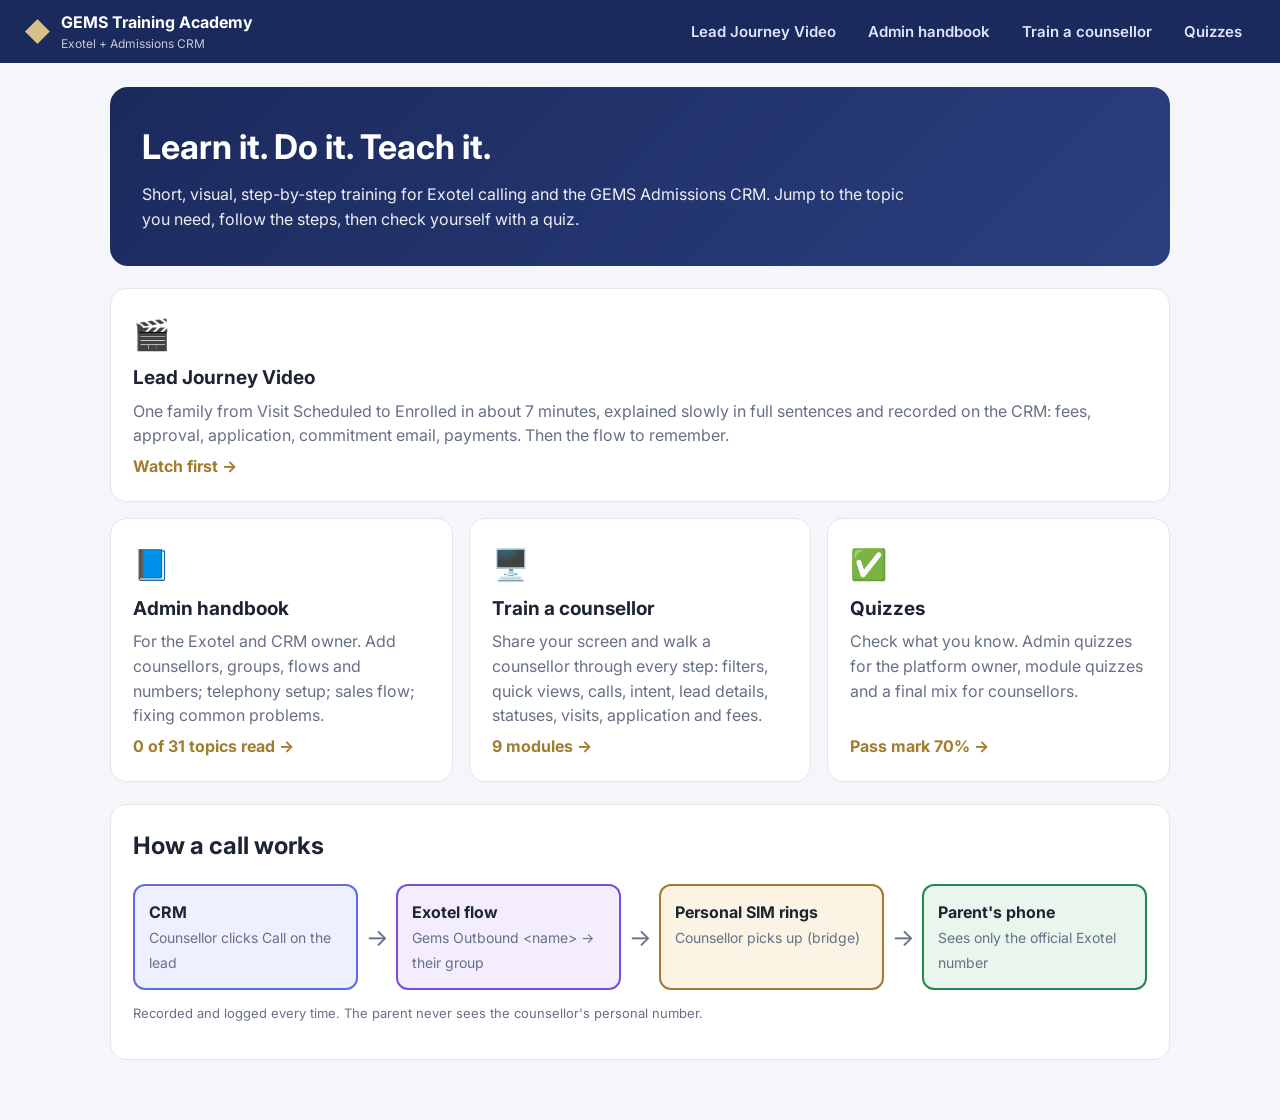
<file: index.html>
<!doctype html>
<html lang="en">
<head>
  <meta charset="utf-8">
  <meta name="viewport" content="width=device-width, initial-scale=1">
  <title>GEMS Training Academy</title>
  <meta name="description" content="Step-by-step training for Exotel and the GEMS Admissions CRM: admin handbook, counsellor training and quizzes.">
  <meta name="robots" content="noindex">
  <link rel="icon" type="image/png" href="assets/img/favicon-64.png">
<link rel="apple-touch-icon" href="assets/img/apple-touch-icon.png">
  <link rel="preconnect" href="https://fonts.googleapis.com">
  <link rel="preconnect" href="https://fonts.gstatic.com" crossorigin>
  <link href="https://fonts.googleapis.com/css2?family=Inter:wght@400;500;600;700;800&display=swap" rel="stylesheet">
  <link rel="stylesheet" href="assets/css/style.css?v=9">
</head>
<body>
  <div id="app"><p style="padding:40px;font-family:sans-serif">Loading…</p></div>
  <noscript><p style="padding:40px">Please turn on JavaScript.</p></noscript>
  <script src="assets/js/config.js?v=9"></script>
  <script src="assets/js/content.js?v=9"></script>
  <script src="assets/js/content-extra.js?v=9"></script>
  <script src="assets/js/admin.js?v=9"></script>
  <script src="assets/js/content-journey.js?v=9"></script>
  <script src="assets/js/videos.js?v=9"></script>
  <script src="assets/js/academy.js?v=9"></script>
</body>
</html>
</file>
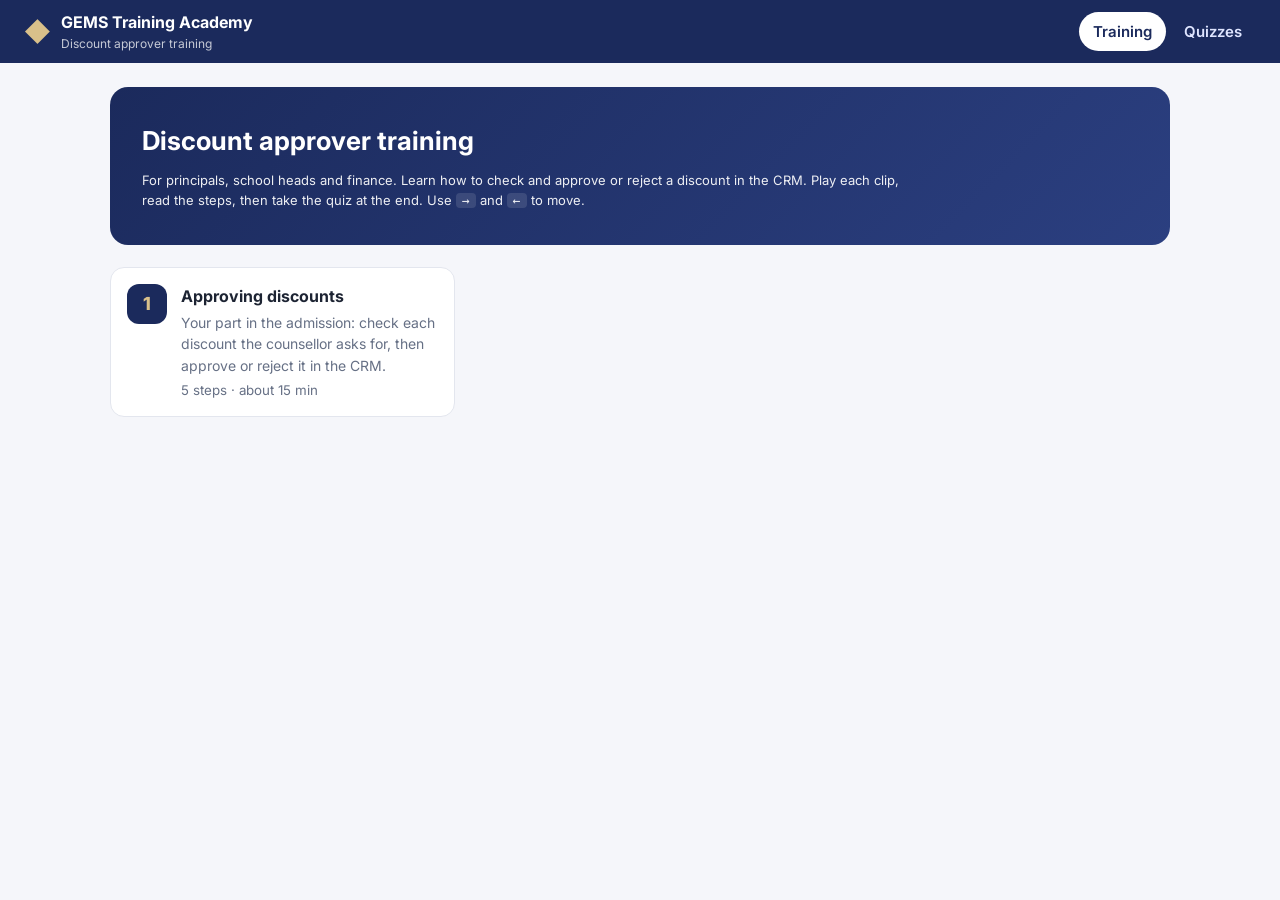
<file: approver.html>
<!doctype html>
<html lang="en">
<head>
  <meta charset="utf-8">
  <meta name="viewport" content="width=device-width, initial-scale=1">
  <title>GEMS Discount Approver Training</title>
  <meta name="description" content="How principals, school heads and finance approve discounts in the GEMS Admissions CRM, with a quiz.">
  <meta name="robots" content="noindex">
  <link rel="icon" type="image/png" href="assets/img/favicon-64.png">
<link rel="apple-touch-icon" href="assets/img/apple-touch-icon.png">
  <link rel="preconnect" href="https://fonts.googleapis.com">
  <link rel="preconnect" href="https://fonts.gstatic.com" crossorigin>
  <link href="https://fonts.googleapis.com/css2?family=Inter:wght@400;500;600;700;800&display=swap" rel="stylesheet">
  <link rel="stylesheet" href="assets/css/style.css?v=9">
</head>
<body>
  <div id="app"><p style="padding:40px;font-family:sans-serif">Loading…</p></div>
  <noscript><p style="padding:40px">Please turn on JavaScript.</p></noscript>
  <script>window.GTA_MODE = "approver";</script>
  <script src="assets/js/config.js?v=9"></script>
  <script src="assets/js/content.js?v=9"></script>
  <script src="assets/js/content-extra.js?v=9"></script>
  <script src="assets/js/admin.js?v=9"></script>
  <script src="assets/js/content-journey.js?v=9"></script>
  <script src="assets/js/content-approver.js?v=9"></script>
  <script src="assets/js/videos.js?v=9"></script>
  <script src="assets/js/academy.js?v=9"></script>
</body>
</html>
</file>
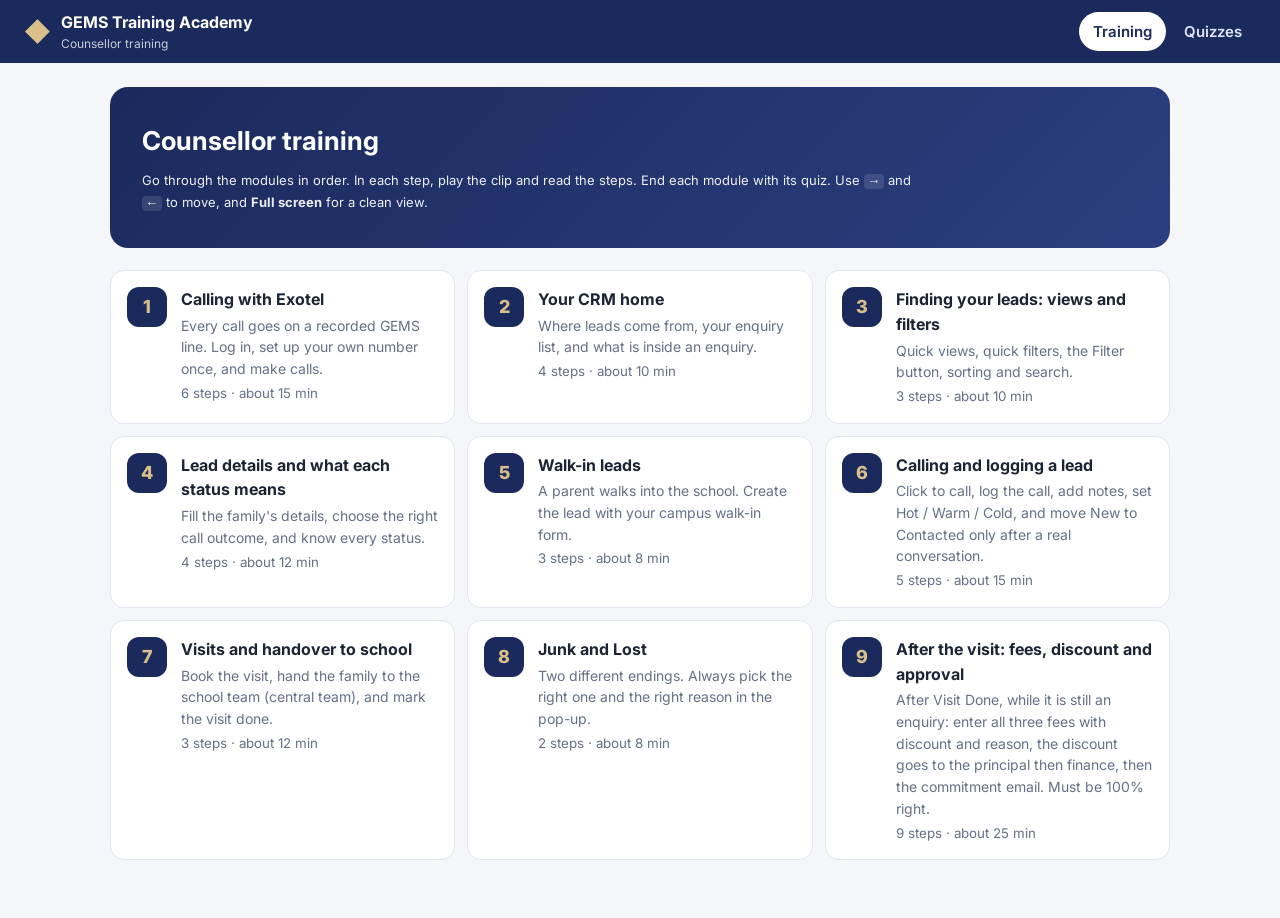
<file: counsellor.html>
<!doctype html>
<html lang="en">
<head>
  <meta charset="utf-8">
  <meta name="viewport" content="width=device-width, initial-scale=1">
  <title>GEMS Counsellor Training</title>
  <meta name="description" content="Step-by-step counsellor training for Exotel and the GEMS Admissions CRM, with quizzes.">
  <meta name="robots" content="noindex">
  <link rel="icon" type="image/png" href="assets/img/favicon-64.png">
<link rel="apple-touch-icon" href="assets/img/apple-touch-icon.png">
  <link rel="preconnect" href="https://fonts.googleapis.com">
  <link rel="preconnect" href="https://fonts.gstatic.com" crossorigin>
  <link href="https://fonts.googleapis.com/css2?family=Inter:wght@400;500;600;700;800&display=swap" rel="stylesheet">
  <link rel="stylesheet" href="assets/css/style.css?v=9">
</head>
<body>
  <div id="app"><p style="padding:40px;font-family:sans-serif">Loading…</p></div>
  <noscript><p style="padding:40px">Please turn on JavaScript.</p></noscript>
  <script>window.GTA_MODE = "counsellor";</script>
  <script src="assets/js/config.js?v=9"></script>
  <script src="assets/js/content.js?v=9"></script>
  <script src="assets/js/content-extra.js?v=9"></script>
  <script src="assets/js/admin.js?v=9"></script>
  <script src="assets/js/content-journey.js?v=9"></script>
  <script src="assets/js/videos.js?v=9"></script>
  <script src="assets/js/academy.js?v=9"></script>
</body>
</html>
</file>
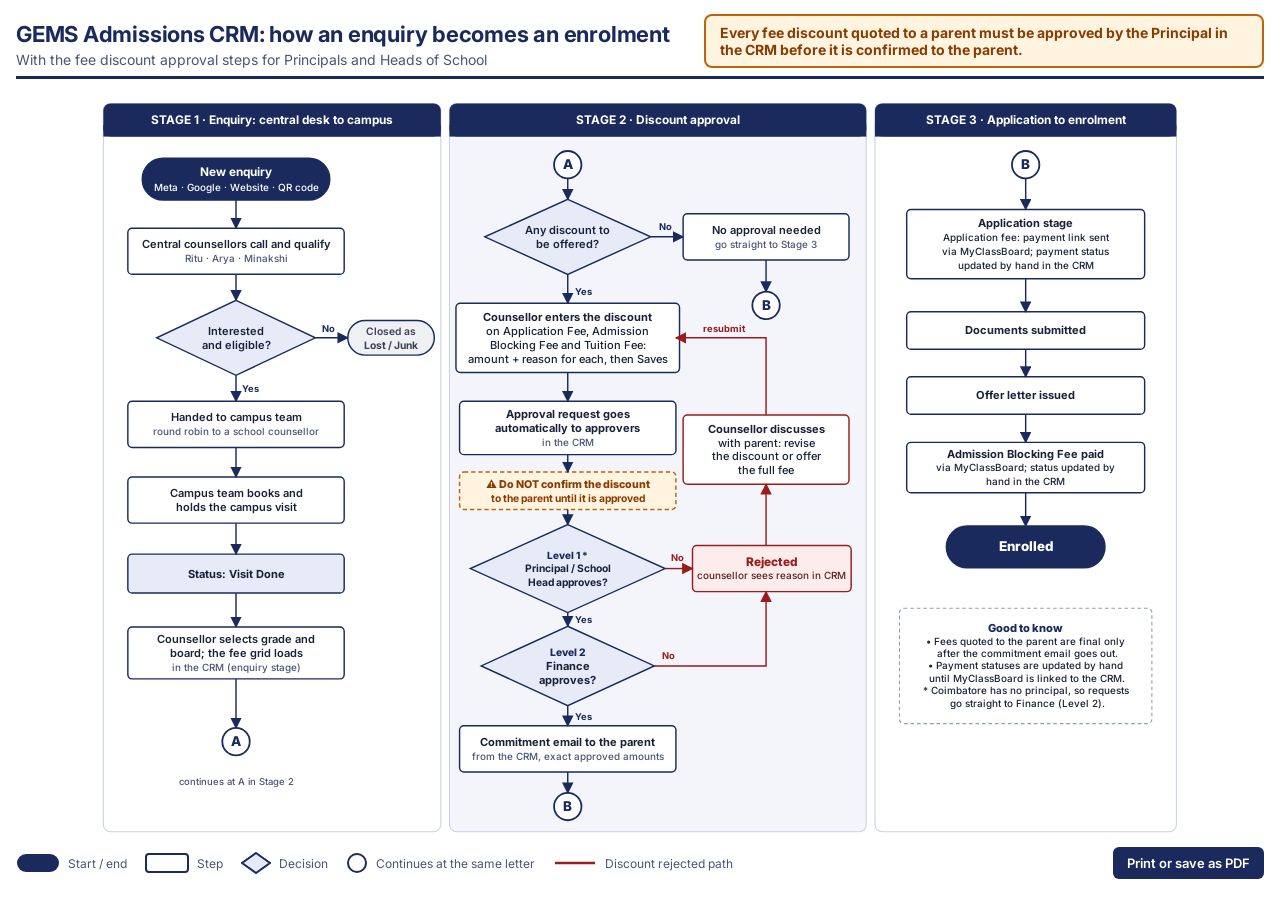
<file: crm-flowchart.html>
<!doctype html>
<html lang="en">
<head>
<meta charset="utf-8">
<meta name="viewport" content="width=device-width, initial-scale=1">
<title>CRM Admissions Flowchart</title>
<meta name="description" content="How an enquiry moves through the GEMS admissions CRM, with the discount approval steps for principals.">
<meta name="robots" content="noindex">
<link rel="icon" type="image/png" href="assets/img/favicon-64.png">
<link rel="apple-touch-icon" href="assets/img/apple-touch-icon.png">
<link href="https://fonts.googleapis.com/css2?family=Inter:wght@400;500;600;700;800&display=swap" rel="stylesheet">
<style>
:root{--navy:#1b2a5c;--ink:#1a2238;--muted:#4a5578}
*{box-sizing:border-box}
body{margin:0;background:#fff;color:var(--ink);font-family:Inter,Arial,sans-serif}
.wrap{max-width:1600px;margin:0 auto;padding:14px 16px 16px}
header{display:flex;align-items:flex-end;justify-content:space-between;gap:16px;border-bottom:3px solid var(--navy);padding-bottom:8px;margin-bottom:10px;flex-wrap:wrap}
h1{margin:0;font-size:22px;color:var(--navy);letter-spacing:-.01em}
.sub{margin:4px 0 0;color:var(--muted);font-size:14px}
.rule{background:#fff4e0;border:2px solid #c2620a;color:#8a3b00;border-radius:8px;padding:8px 14px;font-weight:700;font-size:14px;max-width:560px}
.chart{overflow-x:auto}
.chart svg{display:block;width:auto;max-width:100%;height:calc(100vh - 150px);min-height:600px;margin:0 auto}
@media (max-width:900px){.chart svg{height:auto;width:100%;min-width:900px;max-width:none}}
.foot{display:flex;justify-content:space-between;align-items:center;gap:16px;flex-wrap:wrap;margin-top:8px}.legend{display:flex;gap:18px;flex-wrap:wrap;align-items:center;font-size:12px;color:var(--muted)}
.legend span{display:inline-flex;align-items:center;gap:8px}
.actions{font-size:13px}
.actions button{font:inherit;font-weight:600;background:var(--navy);color:#fff;border:0;border-radius:6px;padding:8px 14px;cursor:pointer}
.actions a{color:var(--navy);margin-left:12px}
@page{size:A4 landscape;margin:9mm 10mm}
@media print{body{-webkit-print-color-adjust:exact;print-color-adjust:exact}.wrap{padding:0;max-width:none}.actions{display:none}header{flex-wrap:nowrap;align-items:center;margin-bottom:5mm;padding-bottom:3mm;border-bottom-width:2px}h1{font-size:15pt;white-space:nowrap}.sub{font-size:10pt}.rule{font-size:9pt;padding:2mm 3mm;max-width:100mm}.chart{overflow:visible}.chart svg{min-width:0;min-height:0;max-width:none;width:100%;height:auto;max-height:158mm;margin:0 auto}.foot{justify-content:center;margin-top:3mm}.legend{justify-content:center;margin-top:3mm;font-size:9pt;gap:6mm}}
</style>
</head>
<body>
<div class="wrap">
<header>
  <div>
    <h1>GEMS Admissions CRM: how an enquiry becomes an enrolment</h1>
    <p class="sub">With the fee discount approval steps for Principals and Heads of School</p>
  </div>
  <div class="rule">Every fee discount quoted to a parent must be approved by the Principal in the CRM before it is confirmed to the parent.</div>
</header>
<div class="chart">
<svg viewBox="0 0 1500 1040" xmlns="http://www.w3.org/2000/svg" role="img" aria-label="CRM admissions and discount approval flowchart" font-family="Inter, Arial, sans-serif">
<defs><marker id="arr" viewBox="0 0 10 10" refX="9" refY="5" markerWidth="8" markerHeight="8" orient="auto-start-reverse"><path d="M0,0 L10,5 L0,10 z" fill="#1b2a5c"/></marker>
<marker id="arrR" viewBox="0 0 10 10" refX="9" refY="5" markerWidth="8" markerHeight="8" orient="auto-start-reverse"><path d="M0,0 L10,5 L0,10 z" fill="#9b1c1c"/></marker></defs>
<rect x="6" y="20" width="468" height="1010" rx="10" fill="#fff" stroke="#c9d1e6" stroke-width="1.5"/>
<rect x="6" y="20" width="468" height="46" rx="10" fill="#1b2a5c"/>
<rect x="6" y="50" width="468" height="16" fill="#1b2a5c"/>
<text x="240.0" y="48.8" text-anchor="middle" font-size="16.5" fill="#fff"><tspan x="240.0" dy="0.0" font-weight="700" font-size="16.5" fill="#fff">STAGE 1  ·  Enquiry: central desk to campus</tspan></text>
<rect x="486" y="20" width="578" height="1010" rx="10" fill="#f3f5fb" stroke="#c9d1e6" stroke-width="1.5"/>
<rect x="486" y="20" width="578" height="46" rx="10" fill="#1b2a5c"/>
<rect x="486" y="50" width="578" height="16" fill="#1b2a5c"/>
<text x="775.0" y="48.8" text-anchor="middle" font-size="16.5" fill="#fff"><tspan x="775.0" dy="0.0" font-weight="700" font-size="16.5" fill="#fff">STAGE 2  ·  Discount approval</tspan></text>
<rect x="1076" y="20" width="418" height="1010" rx="10" fill="#fff" stroke="#c9d1e6" stroke-width="1.5"/>
<rect x="1076" y="20" width="418" height="46" rx="10" fill="#1b2a5c"/>
<rect x="1076" y="50" width="418" height="16" fill="#1b2a5c"/>
<text x="1285.0" y="48.8" text-anchor="middle" font-size="16.5" fill="#fff"><tspan x="1285.0" dy="0.0" font-weight="700" font-size="16.5" fill="#fff">STAGE 3  ·  Application to enrolment</tspan></text>
<rect x="60.0" y="96.0" width="260" height="58" rx="29.0" fill="#1b2a5c" stroke="#1b2a5c" stroke-width="2"/>
<text x="190" y="120.5" text-anchor="middle" font-size="16.5" fill="#fff"><tspan x="190" dy="0.0" font-weight="700" font-size="16.5" fill="#fff">New enquiry</tspan><tspan x="190" dy="20.6" font-weight="500" font-size="13.750000000000002" fill="#fff">Meta · Google · Website · QR code</tspan></text>
<rect x="40.0" y="193.0" width="300" height="64" rx="6" fill="#fff" stroke="#1b2a5c" stroke-width="2"/>
<text x="190" y="220.8" text-anchor="middle" font-size="15.400000000000002" fill="#1a2238"><tspan x="190" dy="0.0" font-weight="600" font-size="15.400000000000002" fill="#1a2238">Central counsellors call and qualify</tspan><tspan x="190" dy="19.3" font-weight="500" font-size="13.750000000000002" fill="#4a5578">Ritu · Arya · Minakshi</tspan></text>
<polygon points="190,293.0 300.0,345 190,397.0 80.0,345" fill="#e6ebf7" stroke="#1b2a5c" stroke-width="2"/>
<text x="190" y="340.8" text-anchor="middle" font-size="15.400000000000002" fill="#1a2238"><tspan x="190" dy="0.0" font-weight="600" font-size="15.400000000000002" fill="#1a2238">Interested</tspan><tspan x="190" dy="19.3" font-weight="600" font-size="15.400000000000002" fill="#1a2238">and eligible?</tspan></text>
<rect x="345.0" y="321.0" width="120" height="48" rx="24.0" fill="#eef0f4" stroke="#1b2a5c" stroke-width="2"/>
<text x="405" y="340.5" text-anchor="middle" font-size="16.5" fill="#3b4256"><tspan x="405" dy="0.0" font-weight="600" font-size="14.3" fill="#3b4256">Closed as</tspan><tspan x="405" dy="20.6" font-weight="700" font-size="14.3" fill="#3b4256">Lost / Junk</tspan></text>
<rect x="40.0" y="433.0" width="300" height="64" rx="6" fill="#fff" stroke="#1b2a5c" stroke-width="2"/>
<text x="190" y="460.8" text-anchor="middle" font-size="15.400000000000002" fill="#1a2238"><tspan x="190" dy="0.0" font-weight="600" font-size="15.400000000000002" fill="#1a2238">Handed to campus team</tspan><tspan x="190" dy="19.3" font-weight="500" font-size="13.750000000000002" fill="#4a5578">round robin to a school counsellor</tspan></text>
<rect x="40.0" y="538.0" width="300" height="64" rx="6" fill="#fff" stroke="#1b2a5c" stroke-width="2"/>
<text x="190" y="565.8" text-anchor="middle" font-size="15.400000000000002" fill="#1a2238"><tspan x="190" dy="0.0" font-weight="600" font-size="15.400000000000002" fill="#1a2238">Campus team books and</tspan><tspan x="190" dy="19.3" font-weight="600" font-size="15.400000000000002" fill="#1a2238">holds the campus visit</tspan></text>
<rect x="40.0" y="645.0" width="300" height="54" rx="6" fill="#e6ebf7" stroke="#1b2a5c" stroke-width="2"/>
<text x="190" y="677.4" text-anchor="middle" font-size="15.400000000000002" fill="#1a2238"><tspan x="190" dy="0.0" font-weight="700" font-size="15.400000000000002" fill="#1a2238">Status: Visit Done</tspan></text>
<rect x="40.0" y="746.0" width="300" height="72" rx="6" fill="#fff" stroke="#1b2a5c" stroke-width="2"/>
<text x="190" y="768.1" text-anchor="middle" font-size="15.400000000000002" fill="#1a2238"><tspan x="190" dy="0.0" font-weight="600" font-size="15.400000000000002" fill="#1a2238">Counsellor selects grade and</tspan><tspan x="190" dy="19.3" font-weight="600" font-size="15.400000000000002" fill="#1a2238">board; the fee grid loads</tspan><tspan x="190" dy="19.3" font-weight="500" font-size="13.750000000000002" fill="#4a5578">in the CRM (enquiry stage)</tspan></text>
<circle cx="190" cy="905" r="19" fill="#fff" stroke="#1b2a5c" stroke-width="2.5"/>
<text x="190" y="911.5" text-anchor="middle" font-size="18.700000000000003" fill="#1b2a5c"><tspan x="190" dy="0.0" font-weight="800" font-size="18.700000000000003" fill="#1b2a5c">A</tspan></text>
<polyline points="190,154 190,193" fill="none" stroke="#1b2a5c" stroke-width="2" marker-end="url(#arr)"/>
<polyline points="190,257 190,293" fill="none" stroke="#1b2a5c" stroke-width="2" marker-end="url(#arr)"/>
<polyline points="300,345 345,345" fill="none" stroke="#1b2a5c" stroke-width="2" marker-end="url(#arr)"/>
<text x="318" y="337" font-size="13" font-weight="700" fill="#1b2a5c" text-anchor="middle">No</text>
<polyline points="190,397 190,433" fill="none" stroke="#1b2a5c" stroke-width="2" marker-end="url(#arr)"/>
<text x="210" y="420" font-size="13" font-weight="700" fill="#1b2a5c" text-anchor="middle">Yes</text>
<polyline points="190,497 190,538" fill="none" stroke="#1b2a5c" stroke-width="2" marker-end="url(#arr)"/>
<polyline points="190,602 190,645" fill="none" stroke="#1b2a5c" stroke-width="2" marker-end="url(#arr)"/>
<polyline points="190,699 190,746" fill="none" stroke="#1b2a5c" stroke-width="2" marker-end="url(#arr)"/>
<polyline points="190,818 190,886" fill="none" stroke="#1b2a5c" stroke-width="2" marker-end="url(#arr)"/>
<text x="190" y="965.4" text-anchor="middle" font-size="15.400000000000002" fill="#1a2238"><tspan x="190" dy="0.0" font-weight="500" font-size="13.200000000000001" fill="#4a5578">continues at A in Stage 2</tspan></text>
<circle cx="650" cy="105" r="19" fill="#fff" stroke="#1b2a5c" stroke-width="2.5"/>
<text x="650" y="111.5" text-anchor="middle" font-size="18.700000000000003" fill="#1b2a5c"><tspan x="650" dy="0.0" font-weight="800" font-size="18.700000000000003" fill="#1b2a5c">A</tspan></text>
<polygon points="650,153.0 765.0,205 650,257.0 535.0,205" fill="#e6ebf7" stroke="#1b2a5c" stroke-width="2"/>
<text x="650" y="200.8" text-anchor="middle" font-size="15.400000000000002" fill="#1a2238"><tspan x="650" dy="0.0" font-weight="600" font-size="15.400000000000002" fill="#1a2238">Any discount to</tspan><tspan x="650" dy="19.3" font-weight="600" font-size="15.400000000000002" fill="#1a2238">be offered?</tspan></text>
<rect x="810.0" y="173.0" width="230" height="64" rx="6" fill="#fff" stroke="#1b2a5c" stroke-width="2"/>
<text x="925" y="200.8" text-anchor="middle" font-size="15.400000000000002" fill="#1a2238"><tspan x="925" dy="0.0" font-weight="600" font-size="15.400000000000002" fill="#1a2238">No approval needed</tspan><tspan x="925" dy="19.3" font-weight="500" font-size="13.750000000000002" fill="#4a5578">go straight to Stage 3</tspan></text>
<circle cx="925" cy="300" r="19" fill="#fff" stroke="#1b2a5c" stroke-width="2.5"/>
<text x="925" y="306.5" text-anchor="middle" font-size="18.700000000000003" fill="#1b2a5c"><tspan x="925" dy="0.0" font-weight="800" font-size="18.700000000000003" fill="#1b2a5c">B</tspan></text>
<polyline points="765,205 810,205" fill="none" stroke="#1b2a5c" stroke-width="2" marker-end="url(#arr)"/>
<text x="786" y="196" font-size="13" font-weight="700" fill="#1b2a5c" text-anchor="middle">No</text>
<polyline points="925,237 925,281" fill="none" stroke="#1b2a5c" stroke-width="2" marker-end="url(#arr)"/>
<rect x="495.0" y="297.0" width="310" height="96" rx="6" fill="#fff" stroke="#1b2a5c" stroke-width="2"/>
<text x="650" y="321.5" text-anchor="middle" font-size="15.400000000000002" fill="#1a2238"><tspan x="650" dy="0.0" font-weight="700" font-size="15.400000000000002" fill="#1a2238">Counsellor enters the discount</tspan><tspan x="650" dy="19.3" font-weight="500" font-size="15.400000000000002" fill="#1a2238">on Application Fee, Admission</tspan><tspan x="650" dy="19.3" font-weight="500" font-size="15.400000000000002" fill="#1a2238">Blocking Fee and Tuition Fee:</tspan><tspan x="650" dy="19.3" font-weight="500" font-size="15.400000000000002" fill="#1a2238">amount + reason for each, then Saves</tspan></text>
<polyline points="650,124 650,153" fill="none" stroke="#1b2a5c" stroke-width="2" marker-end="url(#arr)"/>
<polyline points="650,257 650,297" fill="none" stroke="#1b2a5c" stroke-width="2" marker-end="url(#arr)"/>
<text x="672" y="285" font-size="13" font-weight="700" fill="#1b2a5c" text-anchor="middle">Yes</text>
<rect x="500.0" y="433.0" width="300" height="74" rx="6" fill="#fff" stroke="#1b2a5c" stroke-width="2"/>
<text x="650" y="456.1" text-anchor="middle" font-size="15.400000000000002" fill="#1a2238"><tspan x="650" dy="0.0" font-weight="700" font-size="15.400000000000002" fill="#1a2238">Approval request goes</tspan><tspan x="650" dy="19.3" font-weight="700" font-size="15.400000000000002" fill="#1a2238">automatically to approvers</tspan><tspan x="650" dy="19.3" font-weight="500" font-size="13.750000000000002" fill="#4a5578">in the CRM</tspan></text>
<polyline points="650,393 650,433" fill="none" stroke="#1b2a5c" stroke-width="2" marker-end="url(#arr)"/>
<rect x="500.0" y="531.0" width="300" height="52" rx="6" fill="#fff4e0" stroke="#c2620a" stroke-width="2" stroke-dasharray="6 4"/>
<text x="650" y="552.8" text-anchor="middle" font-size="15.400000000000002" fill="#1a2238"><tspan x="650" dy="0.0" font-weight="800" font-size="14.850000000000001" fill="#8a3b00">⚠  Do NOT confirm the discount</tspan><tspan x="650" dy="19.3" font-weight="700" font-size="14.3" fill="#8a3b00">to the parent until it is approved</tspan></text>
<polygon points="650,604.0 785.0,665 650,726.0 515.0,665" fill="#e6ebf7" stroke="#1b2a5c" stroke-width="2"/>
<text x="650" y="651.1" text-anchor="middle" font-size="15.400000000000002" fill="#1a2238"><tspan x="650" dy="0.0" font-weight="800" font-size="13.750000000000002" fill="#1b2a5c">Level 1 *</tspan><tspan x="650" dy="19.3" font-weight="700" font-size="14.3" fill="#1a2238">Principal / School</tspan><tspan x="650" dy="19.3" font-weight="700" font-size="14.3" fill="#1a2238">Head approves?</tspan></text>
<polyline points="650,507 650,531" fill="none" stroke="#1b2a5c" stroke-width="2" marker-end="url(#arr)"/>
<polyline points="650,583 650,604" fill="none" stroke="#1b2a5c" stroke-width="2" marker-end="url(#arr)"/>
<polygon points="650,745.0 770.0,800 650,855.0 530.0,800" fill="#e6ebf7" stroke="#1b2a5c" stroke-width="2"/>
<text x="650" y="786.1" text-anchor="middle" font-size="15.400000000000002" fill="#1a2238"><tspan x="650" dy="0.0" font-weight="800" font-size="14.3" fill="#1b2a5c">Level 2</tspan><tspan x="650" dy="19.3" font-weight="700" font-size="15.400000000000002" fill="#1a2238">Finance</tspan><tspan x="650" dy="19.3" font-weight="700" font-size="15.400000000000002" fill="#1a2238">approves?</tspan></text>
<polyline points="650,726 650,745" fill="none" stroke="#1b2a5c" stroke-width="2" marker-end="url(#arr)"/>
<text x="672" y="740" font-size="13" font-weight="700" fill="#1b2a5c" text-anchor="middle">Yes</text>
<rect x="500.0" y="883.0" width="300" height="64" rx="6" fill="#fff" stroke="#1b2a5c" stroke-width="2"/>
<text x="650" y="910.8" text-anchor="middle" font-size="15.400000000000002" fill="#1a2238"><tspan x="650" dy="0.0" font-weight="700" font-size="15.400000000000002" fill="#1a2238">Commitment email to the parent</tspan><tspan x="650" dy="19.3" font-weight="500" font-size="13.750000000000002" fill="#4a5578">from the CRM, exact approved amounts</tspan></text>
<polyline points="650,855 650,883" fill="none" stroke="#1b2a5c" stroke-width="2" marker-end="url(#arr)"/>
<text x="672" y="875" font-size="13" font-weight="700" fill="#1b2a5c" text-anchor="middle">Yes</text>
<circle cx="650" cy="995" r="19" fill="#fff" stroke="#1b2a5c" stroke-width="2.5"/>
<text x="650" y="1001.5" text-anchor="middle" font-size="18.700000000000003" fill="#1b2a5c"><tspan x="650" dy="0.0" font-weight="800" font-size="18.700000000000003" fill="#1b2a5c">B</tspan></text>
<polyline points="650,947 650,976" fill="none" stroke="#1b2a5c" stroke-width="2" marker-end="url(#arr)"/>
<rect x="823.0" y="633.0" width="220" height="64" rx="6" fill="#fdecec" stroke="#9b1c1c" stroke-width="2"/>
<text x="933" y="660.8" text-anchor="middle" font-size="15.400000000000002" fill="#1a2238"><tspan x="933" dy="0.0" font-weight="800" font-size="16.5" fill="#9b1c1c">Rejected</tspan><tspan x="933" dy="19.3" font-weight="500" font-size="13.750000000000002" fill="#5b2020">counsellor sees reason in CRM</tspan></text>
<polyline points="785,665 823,665" fill="none" stroke="#9b1c1c" stroke-width="2" marker-end="url(#arrR)"/>
<text x="802" y="654" font-size="13" font-weight="700" fill="#9b1c1c" text-anchor="middle">No</text>
<polyline points="770,800 925,800 925,697" fill="none" stroke="#9b1c1c" stroke-width="2" marker-end="url(#arrR)"/>
<text x="790" y="791" font-size="13" font-weight="700" fill="#9b1c1c" text-anchor="middle">No</text>
<rect x="810.0" y="452.0" width="230" height="96" rx="6" fill="#fff" stroke="#9b1c1c" stroke-width="2"/>
<text x="925" y="476.5" text-anchor="middle" font-size="15.400000000000002" fill="#1a2238"><tspan x="925" dy="0.0" font-weight="700" font-size="15.400000000000002" fill="#1a2238">Counsellor discusses</tspan><tspan x="925" dy="19.3" font-weight="500" font-size="15.400000000000002" fill="#1a2238">with parent: revise</tspan><tspan x="925" dy="19.3" font-weight="500" font-size="15.400000000000002" fill="#1a2238">the discount or offer</tspan><tspan x="925" dy="19.3" font-weight="500" font-size="15.400000000000002" fill="#1a2238">the full fee</tspan></text>
<polyline points="925,633 925,548" fill="none" stroke="#9b1c1c" stroke-width="2" marker-end="url(#arrR)"/>
<polyline points="925,452 925,345 800,345" fill="none" stroke="#9b1c1c" stroke-width="2" marker-end="url(#arrR)"/>
<text x="867" y="337" font-size="13" font-weight="700" fill="#9b1c1c" text-anchor="middle">resubmit</text>
<circle cx="1285" cy="105" r="19" fill="#fff" stroke="#1b2a5c" stroke-width="2.5"/>
<text x="1285" y="111.5" text-anchor="middle" font-size="18.700000000000003" fill="#1b2a5c"><tspan x="1285" dy="0.0" font-weight="800" font-size="18.700000000000003" fill="#1b2a5c">B</tspan></text>
<rect x="1120.0" y="167.0" width="330" height="96" rx="6" fill="#fff" stroke="#1b2a5c" stroke-width="2"/>
<text x="1285" y="191.5" text-anchor="middle" font-size="15.400000000000002" fill="#1a2238"><tspan x="1285" dy="0.0" font-weight="700" font-size="15.400000000000002" fill="#1a2238">Application stage</tspan><tspan x="1285" dy="19.3" font-weight="500" font-size="13.750000000000002" fill="#1a2238">Application fee: payment link sent</tspan><tspan x="1285" dy="19.3" font-weight="500" font-size="13.750000000000002" fill="#1a2238">via MyClassBoard; payment status</tspan><tspan x="1285" dy="19.3" font-weight="500" font-size="13.750000000000002" fill="#1a2238">updated by hand in the CRM</tspan></text>
<polyline points="1285,124 1285,167" fill="none" stroke="#1b2a5c" stroke-width="2" marker-end="url(#arr)"/>
<rect x="1120.0" y="309.0" width="330" height="52" rx="6" fill="#fff" stroke="#1b2a5c" stroke-width="2"/>
<text x="1285" y="340.4" text-anchor="middle" font-size="15.400000000000002" fill="#1a2238"><tspan x="1285" dy="0.0" font-weight="700" font-size="15.400000000000002" fill="#1a2238">Documents submitted</tspan></text>
<rect x="1120.0" y="399.0" width="330" height="52" rx="6" fill="#fff" stroke="#1b2a5c" stroke-width="2"/>
<text x="1285" y="430.4" text-anchor="middle" font-size="15.400000000000002" fill="#1a2238"><tspan x="1285" dy="0.0" font-weight="700" font-size="15.400000000000002" fill="#1a2238">Offer letter issued</tspan></text>
<rect x="1120.0" y="490.0" width="330" height="70" rx="6" fill="#fff" stroke="#1b2a5c" stroke-width="2"/>
<text x="1285" y="511.1" text-anchor="middle" font-size="15.400000000000002" fill="#1a2238"><tspan x="1285" dy="0.0" font-weight="700" font-size="15.400000000000002" fill="#1a2238">Admission Blocking Fee paid</tspan><tspan x="1285" dy="19.3" font-weight="500" font-size="13.750000000000002" fill="#1a2238">via MyClassBoard; status updated by</tspan><tspan x="1285" dy="19.3" font-weight="500" font-size="13.750000000000002" fill="#1a2238">hand in the CRM</tspan></text>
<rect x="1175.0" y="606.0" width="220" height="58" rx="29.0" fill="#1b2a5c" stroke="#1b2a5c" stroke-width="2"/>
<text x="1285" y="640.8" text-anchor="middle" font-size="16.5" fill="#fff"><tspan x="1285" dy="0.0" font-weight="800" font-size="18.700000000000003" fill="#fff">Enrolled</tspan></text>
<polyline points="1285,263 1285,309" fill="none" stroke="#1b2a5c" stroke-width="2" marker-end="url(#arr)"/>
<polyline points="1285,361 1285,399" fill="none" stroke="#1b2a5c" stroke-width="2" marker-end="url(#arr)"/>
<polyline points="1285,451 1285,490" fill="none" stroke="#1b2a5c" stroke-width="2" marker-end="url(#arr)"/>
<polyline points="1285,560 1285,606" fill="none" stroke="#1b2a5c" stroke-width="2" marker-end="url(#arr)"/>
<rect x="1110.0" y="720.0" width="350" height="160" rx="6" fill="#fff" stroke="#8e9ac0" stroke-width="1.5" stroke-dasharray="5 4"/>
<text x="1285" y="753.2" text-anchor="middle" font-size="13.750000000000002" fill="#1a2238"><tspan x="1285" dy="0.0" font-weight="800" font-size="15.400000000000002" fill="#1b2a5c">Good to know</tspan><tspan x="1285" dy="17.2" font-weight="500" font-size="13.750000000000002" fill="#1a2238">• Fees quoted to the parent are final only</tspan><tspan x="1285" dy="17.2" font-weight="500" font-size="13.750000000000002" fill="#1a2238">   after the commitment email goes out.</tspan><tspan x="1285" dy="17.2" font-weight="500" font-size="13.750000000000002" fill="#1a2238">• Payment statuses are updated by hand</tspan><tspan x="1285" dy="17.2" font-weight="500" font-size="13.750000000000002" fill="#1a2238">   until MyClassBoard is linked to the CRM.</tspan><tspan x="1285" dy="17.2" font-weight="500" font-size="13.750000000000002" fill="#1a2238">* Coimbatore has no principal, so requests</tspan><tspan x="1285" dy="17.2" font-weight="500" font-size="13.750000000000002" fill="#1a2238">   go straight to Finance (Level 2).</tspan></text>
</svg>
</div>
<div class="foot"><div class="legend">
  <span><svg width="44" height="20"><rect x="1" y="1" width="42" height="18" rx="9" fill="#1b2a5c"/></svg>Start / end</span>
  <span><svg width="44" height="20"><rect x="1" y="1" width="42" height="18" rx="3" fill="#fff" stroke="#1b2a5c" stroke-width="2"/></svg>Step</span>
  <span><svg width="30" height="22"><polygon points="15,1 29,11 15,21 1,11" fill="#e6ebf7" stroke="#1b2a5c" stroke-width="2"/></svg>Decision</span>
  <span><svg width="22" height="22"><circle cx="11" cy="11" r="9" fill="#fff" stroke="#1b2a5c" stroke-width="2"/></svg>Continues at the same letter</span>
  <span><svg width="44" height="20"><line x1="2" y1="10" x2="42" y2="10" stroke="#9b1c1c" stroke-width="2.5"/></svg>Discount rejected path</span>
</div>
<div class="actions"><button onclick="window.print()">Print or save as PDF</button></div></div>
</div>
</body>
</html>
</file>
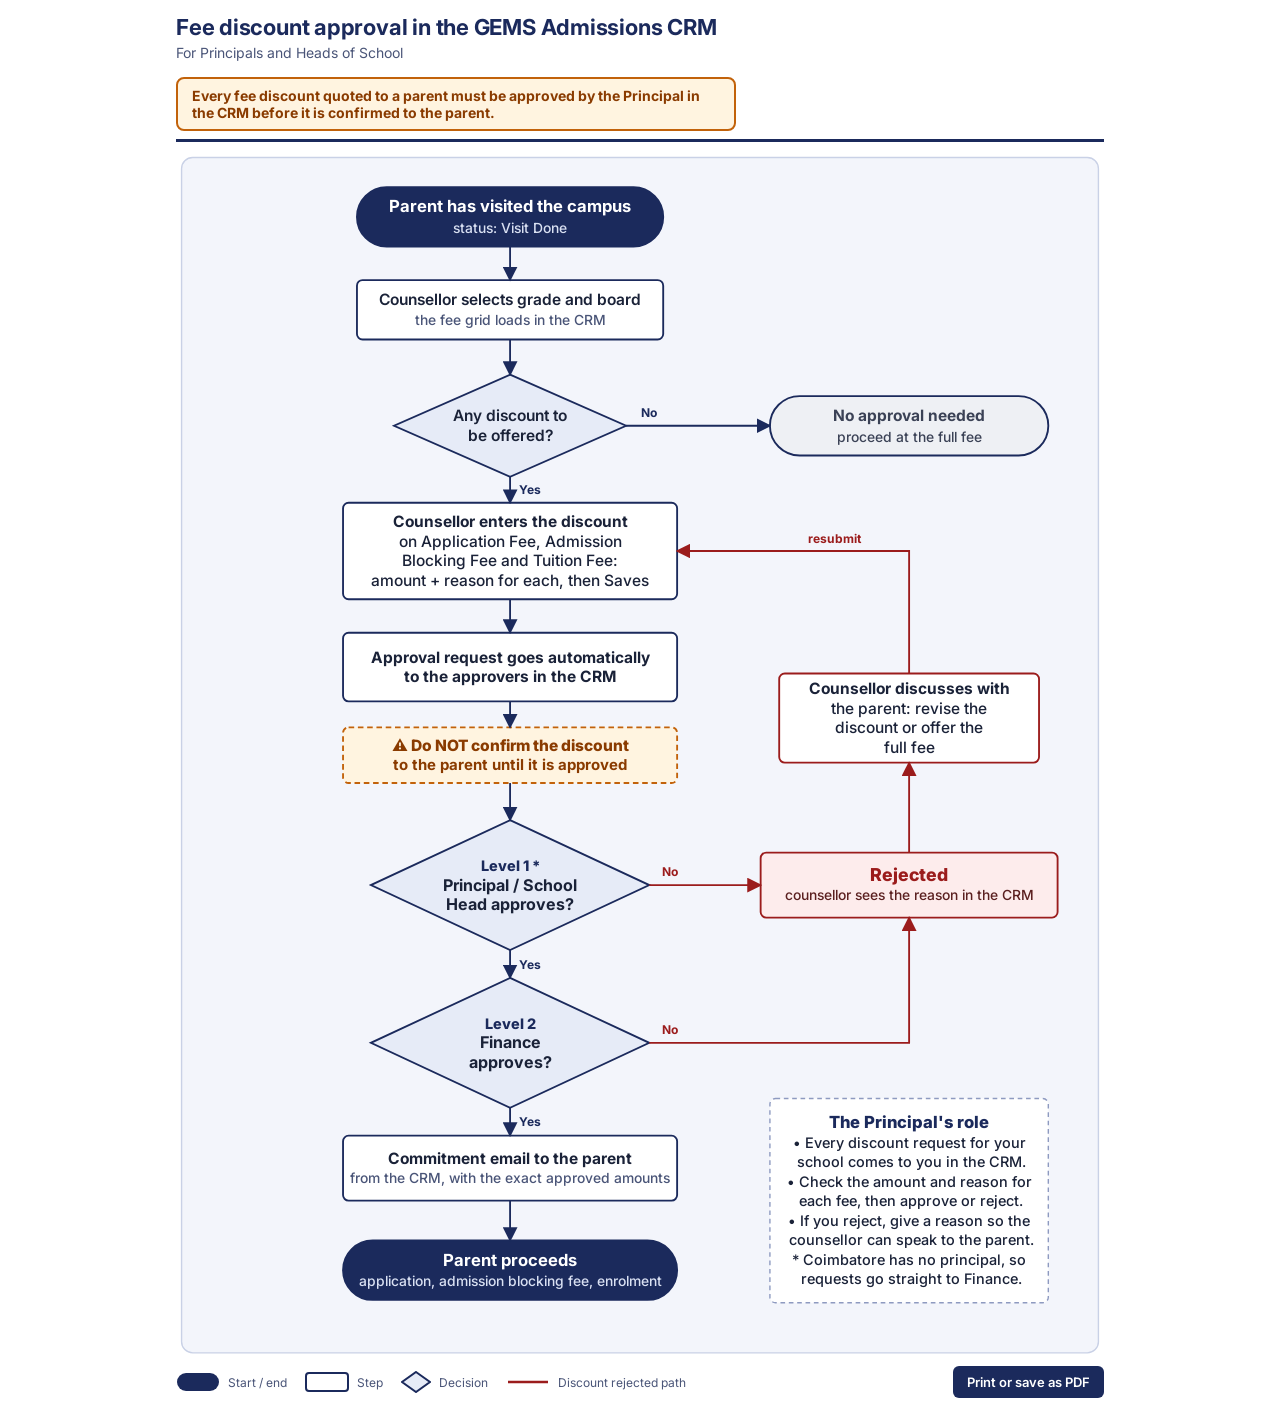
<file: crm-flowchart/discount-approval.html>
<!doctype html>
<html lang="en">
<head>
<meta charset="utf-8">
<meta name="viewport" content="width=device-width, initial-scale=1">
<title>Discount Approval Flow</title>
<meta name="description" content="How fee discount approvals work in the GEMS admissions CRM, for Principals and Heads of School.">
<meta name="robots" content="noindex">
<link rel="icon" type="image/png" href="../assets/img/favicon-64.png">
<link rel="apple-touch-icon" href="../assets/img/apple-touch-icon.png">
<link href="https://fonts.googleapis.com/css2?family=Inter:wght@400;500;600;700;800&display=swap" rel="stylesheet">
<style>
:root{--navy:#1b2a5c;--ink:#1a2238;--muted:#4a5578}
*{box-sizing:border-box}
body{margin:0;background:#fff;color:var(--ink);font-family:Inter,Arial,sans-serif}
.wrap{max-width:960px;margin:0 auto;padding:14px 16px 16px}
header{display:flex;align-items:flex-end;justify-content:space-between;gap:16px;border-bottom:3px solid var(--navy);padding-bottom:8px;margin-bottom:10px;flex-wrap:wrap}
h1{margin:0;font-size:22px;color:var(--navy);letter-spacing:-.01em}
.sub{margin:4px 0 0;color:var(--muted);font-size:14px}
.rule{background:#fff4e0;border:2px solid #c2620a;color:#8a3b00;border-radius:8px;padding:8px 14px;font-weight:700;font-size:14px;max-width:560px}
.chart{overflow-x:auto}
.chart svg{display:block;width:100%;height:auto;margin:0 auto}
@media (max-width:900px){.chart svg{height:auto;width:100%;min-width:0;max-width:none}}
.foot{display:flex;justify-content:space-between;align-items:center;gap:16px;flex-wrap:wrap;margin-top:8px}.legend{display:flex;gap:18px;flex-wrap:wrap;align-items:center;font-size:12px;color:var(--muted)}
.legend span{display:inline-flex;align-items:center;gap:8px}
.actions{font-size:13px}
.actions button{font:inherit;font-weight:600;background:var(--navy);color:#fff;border:0;border-radius:6px;padding:8px 14px;cursor:pointer}
.actions a{color:var(--navy);margin-left:12px}
@page{size:A4 portrait;margin:9mm 10mm}
@media print{body{-webkit-print-color-adjust:exact;print-color-adjust:exact}.wrap{padding:0;max-width:none}.actions{display:none}header{flex-wrap:wrap;align-items:center;margin-bottom:5mm;padding-bottom:3mm;border-bottom-width:2px}h1{font-size:15pt;white-space:nowrap}.sub{font-size:10pt}.rule{font-size:9.5pt;padding:2mm 3mm;max-width:none}.chart{overflow:visible}.chart svg{min-width:0;min-height:0;max-width:none;width:100%;height:auto;max-height:220mm;margin:0 auto}.foot{justify-content:center;margin-top:3mm}.legend{justify-content:center;margin-top:3mm;font-size:9pt;gap:6mm}}
</style>
</head>
<body>
<div class="wrap">
<header>
  <div>
    <h1>Fee discount approval in the GEMS Admissions CRM</h1>
    <p class="sub">For Principals and Heads of School</p>
  </div>
  <div class="rule">Every fee discount quoted to a parent must be approved by the Principal in the CRM before it is confirmed to the parent.</div>
</header>
<div class="chart">
<svg viewBox="0 0 1000 1300" xmlns="http://www.w3.org/2000/svg" role="img" aria-label="Discount approval flowchart" font-family="Inter, Arial, sans-serif">
<defs><marker id="arr" viewBox="0 0 10 10" refX="9" refY="5" markerWidth="8" markerHeight="8" orient="auto-start-reverse"><path d="M0,0 L10,5 L0,10 z" fill="#1b2a5c"/></marker>
<marker id="arrR" viewBox="0 0 10 10" refX="9" refY="5" markerWidth="8" markerHeight="8" orient="auto-start-reverse"><path d="M0,0 L10,5 L0,10 z" fill="#9b1c1c"/></marker></defs>
<rect x="6" y="6" width="988" height="1288" rx="12" fill="#f3f5fb" stroke="#c9d1e6" stroke-width="1.5"/>
<rect x="195.0" y="38.0" width="330" height="64" rx="32.0" fill="#1b2a5c" stroke="#1b2a5c" stroke-width="2"/>
<text x="360" y="65.0" text-anchor="middle" font-size="18.0" fill="#fff"><tspan x="360" dy="0.0" font-weight="700" font-size="18.0" fill="#fff">Parent has visited the campus</tspan><tspan x="360" dy="22.5" font-weight="500" font-size="15.0" fill="#d9e0f2">status: Visit Done</tspan></text>
<rect x="195.0" y="138.0" width="330" height="64" rx="6" fill="#fff" stroke="#1b2a5c" stroke-width="2"/>
<text x="360" y="165.4" text-anchor="middle" font-size="16.8" fill="#1a2238"><tspan x="360" dy="0.0" font-weight="600" font-size="16.8" fill="#1a2238">Counsellor selects grade and board</tspan><tspan x="360" dy="21.0" font-weight="500" font-size="15.0" fill="#4a5578">the fee grid loads in the CRM</tspan></text>
<polygon points="360,240.0 485.0,295 360,350.0 235.0,295" fill="#e6ebf7" stroke="#1b2a5c" stroke-width="2"/>
<text x="360" y="290.4" text-anchor="middle" font-size="16.8" fill="#1a2238"><tspan x="360" dy="0.0" font-weight="600" font-size="16.8" fill="#1a2238">Any discount to</tspan><tspan x="360" dy="21.0" font-weight="600" font-size="16.8" fill="#1a2238">be offered?</tspan></text>
<rect x="640.0" y="263.0" width="300" height="64" rx="32.0" fill="#eef0f4" stroke="#1b2a5c" stroke-width="2"/>
<text x="790" y="290.1" text-anchor="middle" font-size="18.0" fill="#3b4256"><tspan x="790" dy="0.0" font-weight="700" font-size="16.8" fill="#3b4256">No approval needed</tspan><tspan x="790" dy="22.5" font-weight="500" font-size="15.0" fill="#3b4256">proceed at the full fee</tspan></text>
<rect x="180.0" y="378.0" width="360" height="104" rx="6" fill="#fff" stroke="#1b2a5c" stroke-width="2"/>
<text x="360" y="404.4" text-anchor="middle" font-size="16.8" fill="#1a2238"><tspan x="360" dy="0.0" font-weight="700" font-size="16.8" fill="#1a2238">Counsellor enters the discount</tspan><tspan x="360" dy="21.0" font-weight="500" font-size="16.8" fill="#1a2238">on Application Fee, Admission</tspan><tspan x="360" dy="21.0" font-weight="500" font-size="16.8" fill="#1a2238">Blocking Fee and Tuition Fee:</tspan><tspan x="360" dy="21.0" font-weight="500" font-size="16.8" fill="#1a2238">amount + reason for each, then Saves</tspan></text>
<rect x="180.0" y="518.0" width="360" height="74" rx="6" fill="#fff" stroke="#1b2a5c" stroke-width="2"/>
<text x="360" y="550.4" text-anchor="middle" font-size="16.8" fill="#1a2238"><tspan x="360" dy="0.0" font-weight="700" font-size="16.8" fill="#1a2238">Approval request goes automatically</tspan><tspan x="360" dy="21.0" font-weight="700" font-size="16.8" fill="#1a2238">to the approvers in the CRM</tspan></text>
<rect x="180.0" y="620.0" width="360" height="60" rx="6" fill="#fff4e0" stroke="#c2620a" stroke-width="2" stroke-dasharray="6 4"/>
<text x="360" y="645.4" text-anchor="middle" font-size="16.8" fill="#1a2238"><tspan x="360" dy="0.0" font-weight="800" font-size="16.8" fill="#8a3b00">⚠  Do NOT confirm the discount</tspan><tspan x="360" dy="21.0" font-weight="700" font-size="16.2" fill="#8a3b00">to the parent until it is approved</tspan></text>
<polygon points="360,720.0 510.0,790 360,860.0 210.0,790" fill="#e6ebf7" stroke="#1b2a5c" stroke-width="2"/>
<text x="360" y="774.9" text-anchor="middle" font-size="16.8" fill="#1a2238"><tspan x="360" dy="0.0" font-weight="800" font-size="15.6" fill="#1b2a5c">Level 1 *</tspan><tspan x="360" dy="21.0" font-weight="700" font-size="17.4" fill="#1a2238">Principal / School</tspan><tspan x="360" dy="21.0" font-weight="700" font-size="17.4" fill="#1a2238">Head approves?</tspan></text>
<polygon points="360,890.0 510.0,960 360,1030.0 210.0,960" fill="#e6ebf7" stroke="#1b2a5c" stroke-width="2"/>
<text x="360" y="944.9" text-anchor="middle" font-size="16.8" fill="#1a2238"><tspan x="360" dy="0.0" font-weight="800" font-size="15.6" fill="#1b2a5c">Level 2</tspan><tspan x="360" dy="21.0" font-weight="700" font-size="17.4" fill="#1a2238">Finance</tspan><tspan x="360" dy="21.0" font-weight="700" font-size="17.4" fill="#1a2238">approves?</tspan></text>
<rect x="180.0" y="1060.0" width="360" height="70" rx="6" fill="#fff" stroke="#1b2a5c" stroke-width="2"/>
<text x="360" y="1090.4" text-anchor="middle" font-size="16.8" fill="#1a2238"><tspan x="360" dy="0.0" font-weight="700" font-size="16.8" fill="#1a2238">Commitment email to the parent</tspan><tspan x="360" dy="21.0" font-weight="500" font-size="15.0" fill="#4a5578">from the CRM, with the exact approved amounts</tspan></text>
<rect x="180.0" y="1173.0" width="360" height="64" rx="32.0" fill="#1b2a5c" stroke="#1b2a5c" stroke-width="2"/>
<text x="360" y="1200.0" text-anchor="middle" font-size="18.0" fill="#fff"><tspan x="360" dy="0.0" font-weight="700" font-size="18.0" fill="#fff">Parent proceeds</tspan><tspan x="360" dy="22.5" font-weight="500" font-size="15.0" fill="#d9e0f2">application, admission blocking fee, enrolment</tspan></text>
<polyline points="360,102 360,138" fill="none" stroke="#1b2a5c" stroke-width="2" marker-end="url(#arr)"/>
<polyline points="360,202 360,240" fill="none" stroke="#1b2a5c" stroke-width="2" marker-end="url(#arr)"/>
<polyline points="485,295 640,295" fill="none" stroke="#1b2a5c" stroke-width="2" marker-end="url(#arr)"/>
<text x="510" y="286" font-size="13" font-weight="700" fill="#1b2a5c" text-anchor="middle">No</text>
<polyline points="360,350 360,378" fill="none" stroke="#1b2a5c" stroke-width="2" marker-end="url(#arr)"/>
<text x="382" y="368" font-size="13" font-weight="700" fill="#1b2a5c" text-anchor="middle">Yes</text>
<polyline points="360,482 360,518" fill="none" stroke="#1b2a5c" stroke-width="2" marker-end="url(#arr)"/>
<polyline points="360,592 360,620" fill="none" stroke="#1b2a5c" stroke-width="2" marker-end="url(#arr)"/>
<polyline points="360,680 360,720" fill="none" stroke="#1b2a5c" stroke-width="2" marker-end="url(#arr)"/>
<polyline points="360,860 360,890" fill="none" stroke="#1b2a5c" stroke-width="2" marker-end="url(#arr)"/>
<text x="382" y="880" font-size="13" font-weight="700" fill="#1b2a5c" text-anchor="middle">Yes</text>
<polyline points="360,1030 360,1060" fill="none" stroke="#1b2a5c" stroke-width="2" marker-end="url(#arr)"/>
<text x="382" y="1050" font-size="13" font-weight="700" fill="#1b2a5c" text-anchor="middle">Yes</text>
<polyline points="360,1130 360,1173" fill="none" stroke="#1b2a5c" stroke-width="2" marker-end="url(#arr)"/>
<rect x="630.0" y="755.0" width="320" height="70" rx="6" fill="#fdecec" stroke="#9b1c1c" stroke-width="2"/>
<text x="790" y="785.4" text-anchor="middle" font-size="16.8" fill="#1a2238"><tspan x="790" dy="0.0" font-weight="800" font-size="19.2" fill="#9b1c1c">Rejected</tspan><tspan x="790" dy="21.0" font-weight="500" font-size="15.0" fill="#5b2020">counsellor sees the reason in the CRM</tspan></text>
<polyline points="510,790 630,790" fill="none" stroke="#9b1c1c" stroke-width="2" marker-end="url(#arrR)"/>
<text x="532" y="780" font-size="13" font-weight="700" fill="#9b1c1c" text-anchor="middle">No</text>
<polyline points="510,960 790,960 790,825" fill="none" stroke="#9b1c1c" stroke-width="2" marker-end="url(#arrR)"/>
<text x="532" y="950" font-size="13" font-weight="700" fill="#9b1c1c" text-anchor="middle">No</text>
<rect x="650.0" y="562.0" width="280" height="96" rx="6" fill="#fff" stroke="#9b1c1c" stroke-width="2"/>
<text x="790" y="584.4" text-anchor="middle" font-size="16.8" fill="#1a2238"><tspan x="790" dy="0.0" font-weight="700" font-size="16.8" fill="#1a2238">Counsellor discusses with</tspan><tspan x="790" dy="21.0" font-weight="500" font-size="16.8" fill="#1a2238">the parent: revise the</tspan><tspan x="790" dy="21.0" font-weight="500" font-size="16.8" fill="#1a2238">discount or offer the</tspan><tspan x="790" dy="21.0" font-weight="500" font-size="16.8" fill="#1a2238">full fee</tspan></text>
<polyline points="790,755 790,658" fill="none" stroke="#9b1c1c" stroke-width="2" marker-end="url(#arrR)"/>
<polyline points="790,562 790,430 540,430" fill="none" stroke="#9b1c1c" stroke-width="2" marker-end="url(#arrR)"/>
<text x="710" y="421" font-size="13" font-weight="700" fill="#9b1c1c" text-anchor="middle">resubmit</text>
<rect x="640.0" y="1020.0" width="300" height="220" rx="6" fill="#fff" stroke="#8e9ac0" stroke-width="1.5" stroke-dasharray="5 4"/>
<text x="790" y="1051.9" text-anchor="middle" font-size="16.8" fill="#1a2238"><tspan x="790" dy="0.0" font-weight="800" font-size="18.0" fill="#1b2a5c">The Principal&#x27;s role</tspan><tspan x="790" dy="21.0" font-weight="500" font-size="15.6" fill="#1a2238">• Every discount request for your</tspan><tspan x="790" dy="21.0" font-weight="500" font-size="15.6" fill="#1a2238">   school comes to you in the CRM.</tspan><tspan x="790" dy="21.0" font-weight="500" font-size="15.6" fill="#1a2238">• Check the amount and reason for</tspan><tspan x="790" dy="21.0" font-weight="500" font-size="15.6" fill="#1a2238">   each fee, then approve or reject.</tspan><tspan x="790" dy="21.0" font-weight="500" font-size="15.6" fill="#1a2238">• If you reject, give a reason so the</tspan><tspan x="790" dy="21.0" font-weight="500" font-size="15.6" fill="#1a2238">   counsellor can speak to the parent.</tspan><tspan x="790" dy="21.0" font-weight="500" font-size="15.6" fill="#1a2238">* Coimbatore has no principal, so</tspan><tspan x="790" dy="21.0" font-weight="500" font-size="15.6" fill="#1a2238">   requests go straight to Finance.</tspan></text>
</svg>
</div>
<div class="foot"><div class="legend">
  <span><svg width="44" height="20"><rect x="1" y="1" width="42" height="18" rx="9" fill="#1b2a5c"/></svg>Start / end</span>
  <span><svg width="44" height="20"><rect x="1" y="1" width="42" height="18" rx="3" fill="#fff" stroke="#1b2a5c" stroke-width="2"/></svg>Step</span>
  <span><svg width="30" height="22"><polygon points="15,1 29,11 15,21 1,11" fill="#e6ebf7" stroke="#1b2a5c" stroke-width="2"/></svg>Decision</span>
  
  <span><svg width="44" height="20"><line x1="2" y1="10" x2="42" y2="10" stroke="#9b1c1c" stroke-width="2.5"/></svg>Discount rejected path</span>
</div>
<div class="actions"><button onclick="window.print()">Print or save as PDF</button></div></div>
</div>
</body>
</html>
</file>
<file: assets/css/style.css>
:root{--navy:#1b2a5c;--navy2:#2b3f80;--gold:#a07c2c;--gold2:#d9c08a;--bg:#f5f6fa;--card:#fff;--ink:#1d2433;--muted:#667085;--line:#e3e6ee;--ok:#1f8a4c;--okbg:#e8f6ee;--bad:#c0392b;--badbg:#fdecea;--warnbg:#fff6e5;--info:#eef2ff}
*{box-sizing:border-box}
body{margin:0;background:var(--bg);color:var(--ink);font:16px/1.55 Inter,system-ui,sans-serif}
a{color:var(--navy2)}
.top{position:sticky;top:0;z-index:20;display:flex;align-items:center;justify-content:space-between;gap:16px;flex-wrap:wrap;padding:10px 24px;background:var(--navy);color:#fff}
.brand{display:flex;gap:10px;align-items:center;color:#fff;text-decoration:none}
.brand .logo{font-size:26px;color:var(--gold2)}
.brand small{display:block;font-size:12px;opacity:.75}
.tabs{display:flex;gap:4px;flex-wrap:wrap}
.tabs a{color:#dfe5ff;text-decoration:none;padding:8px 14px;border-radius:999px;font-weight:600;font-size:15px}
.tabs a.on,.tabs a:hover{background:#fff;color:var(--navy)}
main{max-width:1100px;margin:0 auto;padding:24px 20px 60px}
main.wide{max-width:1400px}
.hero{background:linear-gradient(135deg,var(--navy),var(--navy2));color:#fff;border-radius:18px;padding:34px 32px;margin-bottom:22px}
.hero h1{margin:0 0 8px;font-size:34px}
.hero.small h1{font-size:26px}
.hero p{margin:0;max-width:780px;opacity:.92}
.hero kbd{background:#fff2;border-radius:4px;padding:0 6px}
.cards3{display:grid;grid-template-columns:repeat(auto-fit,minmax(260px,1fr));gap:16px;margin-bottom:22px}
.big{display:flex;flex-direction:column;gap:6px;background:var(--card);border:1px solid var(--line);border-radius:16px;padding:22px;text-decoration:none;color:var(--ink);transition:.15s}
.big:hover{border-color:var(--gold);transform:translateY(-2px);box-shadow:0 8px 20px #1b2a5c18}
.big .ic{font-size:30px}.big b{font-size:19px}.big span{color:var(--muted)}.big em{font-style:normal;color:var(--gold);font-weight:700;margin-top:auto}
.panel{background:var(--card);border:1px solid var(--line);border-radius:16px;padding:22px}
.panel h2{margin-top:0}
.muted{color:var(--muted)}.small{font-size:13px}
.k{font-weight:700;font-size:13px;text-transform:uppercase;letter-spacing:.04em;color:var(--gold);margin:0 0 8px}
.btn{display:inline-flex;align-items:center;gap:6px;background:var(--navy);color:#fff;border:0;border-radius:10px;padding:10px 18px;font:600 15px Inter,sans-serif;text-decoration:none;cursor:pointer}
.btn:hover{background:var(--navy2)}.btn:disabled{opacity:.45;cursor:default}
.btn.ghost{background:#fff;color:var(--navy);border:1px solid var(--line)}
.btn.ghost:hover{border-color:var(--navy)}
/* flow map */
.flowmap{display:flex;align-items:stretch;gap:8px;flex-wrap:wrap;margin:10px 0}
.flowmap .node{flex:1 1 170px;border-radius:12px;padding:14px;border:2px solid}
.flowmap .node b{display:block}.flowmap .node span{font-size:14px;color:var(--muted)}
.node.crm{border-color:#5b6ee1;background:#eef0ff}.node.exo{border-color:#7b4ddb;background:#f3edff}.node.sim{border-color:var(--gold);background:#fbf4e4}.node.parent{border-color:var(--ok);background:var(--okbg)}
.arr{align-self:center;font-size:24px;color:var(--muted)}
/* handbook */
.hb{display:grid;grid-template-columns:280px 1fr;gap:22px;align-items:start}
.side{position:sticky;top:76px;max-height:calc(100vh - 96px);overflow:auto;background:var(--card);border:1px solid var(--line);border-radius:14px;padding:12px}
.search{width:100%;padding:9px 12px;border:1px solid var(--line);border-radius:9px;font:inherit;margin-bottom:8px}
.navsec p{margin:12px 6px 4px;font-size:12px;font-weight:800;text-transform:uppercase;letter-spacing:.05em;color:var(--gold)}
.navsec a{display:block;padding:6px 10px;border-radius:8px;text-decoration:none;color:var(--ink);font-size:14px}
.navsec a:hover{background:var(--bg)}
.navsec a.cur{background:var(--navy);color:#fff}
.navsec a.read::after{content:" ✓";color:var(--ok);font-weight:700}
.navsec a.cur.read::after{color:var(--gold2)}
.topic{background:var(--card);border:1px solid var(--line);border-radius:16px;padding:28px 30px}
.crumb{margin:0;color:var(--muted);font-size:13px;font-weight:600}
.topic h1,.present h1{margin:4px 0 6px;font-size:28px;color:var(--navy)}
.lead{font-size:18px;color:#3a4256;margin:0 0 16px}
.steps{counter-reset:s;list-style:none;padding:0;margin:16px 0}
.steps li{counter-increment:s;position:relative;padding:10px 12px 10px 52px;margin-bottom:8px;background:var(--bg);border-radius:10px}
.steps li::before{content:counter(s);position:absolute;left:12px;top:9px;width:28px;height:28px;border-radius:50%;background:var(--navy);color:#fff;font-weight:700;display:grid;place-items:center;font-size:14px}
.steps.big li{font-size:18px;padding:12px 14px 12px 56px}
.note{border-radius:10px;padding:12px 14px;margin:10px 0}
.note b{display:block;font-size:13px;text-transform:uppercase;letter-spacing:.04em;margin-bottom:2px}
.note.good{background:var(--okbg);border-left:4px solid var(--ok)}.note.good b{color:var(--ok)}
.note.warn{background:var(--warnbg);border-left:4px solid #e0a100}.note.warn b{color:#a06a00}
figure{margin:12px 0}
.shot img{width:100%;border-radius:12px;border:1px solid var(--line);cursor:zoom-in;display:block}
figcaption{font-size:14px;color:var(--muted);margin-top:6px}
.media video{width:100%;border-radius:12px;background:#000;display:block}
.vctl{display:flex;gap:6px;margin-top:6px;flex-wrap:wrap}.vctl .btn{padding:6px 12px;font-size:13px}
.pager{display:flex;justify-content:space-between;align-items:center;gap:10px;margin-top:22px;flex-wrap:wrap}
.pager.center{justify-content:center}
.tick{font-size:14px;color:var(--muted);display:flex;gap:6px;align-items:center;cursor:pointer}
.chips6{display:grid;grid-template-columns:repeat(auto-fit,minmax(130px,1fr));gap:8px;list-style:none;padding:0;margin:10px 0}
.chips6 li{background:var(--navy);color:#fff;border-radius:10px;padding:10px;font-weight:600;font-size:14px;display:flex;gap:8px;align-items:center}
.chips6 span{background:var(--gold2);color:var(--navy);border-radius:50%;width:24px;height:24px;display:grid;place-items:center;font-size:13px;flex:none}
.journey{margin:10px 0}.journey ol{display:flex;flex-wrap:wrap;gap:6px;list-style:none;padding:0;margin:0}
.journey li{padding:8px 14px;border-radius:999px;font-weight:600;font-size:14px;position:relative}
.journey.enq li{background:#eef0ff;color:#2b3a9a}.journey.appl li{background:#fbf4e4;color:#7a5a12}.journey.fee li{background:var(--okbg);color:var(--ok)}
.journey li:not(:last-child)::after{content:"→";margin-left:10px;color:var(--muted)}
.startapp{font-weight:700;color:var(--navy);margin:6px 0 6px 8px}
.tbl{overflow-x:auto;margin:12px 0}
table{border-collapse:collapse;width:100%;font-size:15px}
th{text-align:left;background:var(--navy);color:#fff;padding:9px 12px}
td{padding:9px 12px;border-bottom:1px solid var(--line);vertical-align:top}
tr:nth-child(even) td{background:#fafbfd}
.faq details{border:1px solid var(--line);border-radius:10px;padding:10px 14px;margin-bottom:8px;background:#fff}
.faq summary{font-weight:700;cursor:pointer}
.faq p{margin:8px 0 0}
.tmpl{position:relative;margin:12px 0}
.tmpl pre{background:#0f1730;color:#e6e9f5;border-radius:12px;padding:16px;white-space:pre-wrap;font-size:14px}
.tmpl .copy{position:absolute;top:10px;right:10px;padding:6px 12px;font-size:13px}
.walkins .grid{display:grid;grid-template-columns:repeat(auto-fill,minmax(170px,1fr));gap:8px}
.campus{display:flex;flex-direction:column;padding:10px 12px;border-radius:10px;color:#fff;text-decoration:none;font-weight:600}
.campus small{opacity:.8;font-weight:500}.campus.gms{background:#751e2e}.campus.gse{background:#1b2a5c}.campus.gma{background:#a07c2c}
.reasons{display:grid;grid-template-columns:1fr 1fr;gap:12px}.reasons ul{margin:0;padding-left:18px}.k.junk{color:var(--bad)}.k.lost{color:#7a5a12}
/* modules */
.sec{color:var(--navy);margin:26px 0 10px}
.mods{display:grid;grid-template-columns:repeat(auto-fill,minmax(320px,1fr));gap:12px}
.mod{display:flex;gap:14px;background:var(--card);border:1px solid var(--line);border-radius:14px;padding:16px;text-decoration:none;color:var(--ink)}
.mod:hover{border-color:var(--gold)}
.mod .num{flex:none;width:40px;height:40px;border-radius:12px;background:var(--navy);color:var(--gold2);display:grid;place-items:center;font-weight:800;font-size:18px}
.mod .body{display:flex;flex-direction:column;gap:3px}.mod .body span{color:var(--muted);font-size:14px}.mod small{color:var(--muted)}
.ok{color:var(--ok);font-weight:700}.no{color:var(--bad);font-weight:700}
/* presenter */
.present{background:var(--card);border:1px solid var(--line);border-radius:16px;padding:20px 28px 28px}
.pbar{display:flex;align-items:center;gap:14px;flex-wrap:wrap;border-bottom:1px solid var(--line);padding-bottom:12px;margin-bottom:14px}
.ptitle{font-weight:700;color:var(--navy);flex:1}
.dots{display:flex;gap:4px}
.dot{width:28px;height:28px;border-radius:50%;display:grid;place-items:center;font-size:12px;font-weight:700;background:var(--bg);color:var(--muted);text-decoration:none}
.dot.done{background:var(--okbg);color:var(--ok)}.dot.cur{background:var(--navy);color:#fff}
.present h1{font-size:32px}.present .lead{font-size:20px}
.pgrid{display:grid;grid-template-columns:1.25fr 1fr;gap:26px;align-items:start}
.pgrid.nomedia{grid-template-columns:1fr}.pgrid.nomedia>div:first-child:empty{display:none}
.ask{margin-top:18px;background:var(--info);border-radius:14px;padding:18px 20px}
/* question */
.q{font-size:19px;font-weight:700;margin:0 0 12px}
.opts{display:grid;gap:8px}
.opt{display:flex;gap:10px;align-items:center;background:#fff;border:2px solid var(--line);border-radius:10px;padding:10px 14px;cursor:pointer;font-size:16px}
.opt:hover{border-color:var(--navy2)}
.opt.right{border-color:var(--ok);background:var(--okbg)}.opt.wrong{border-color:var(--bad);background:var(--badbg)}
.order{list-style:none;padding:0;margin:0;display:grid;gap:6px;counter-reset:o}
.order li{counter-increment:o;display:flex;gap:8px;align-items:center;background:#fff;border:2px solid var(--line);border-radius:10px;padding:8px 10px}
.order li::before{content:counter(o);font-weight:800;color:var(--gold);width:20px}
.order li span{flex:1}
.mv{border:1px solid var(--line);background:#fff;border-radius:6px;cursor:pointer;padding:2px 8px}
.num{display:flex;gap:8px;align-items:center}.num input{font:inherit;padding:10px;border:2px solid var(--line);border-radius:10px;width:220px}
.hot{position:relative;display:inline-block;max-width:100%;cursor:crosshair}.hot img{max-width:100%;display:block;border-radius:10px}
.hot .mark{position:absolute;width:22px;height:22px;margin:-11px 0 0 -11px;border-radius:50%;background:#e63946;border:3px solid #fff;box-shadow:0 0 0 2px #e63946}
.hot .zone{position:absolute;border:3px solid var(--ok);border-radius:8px;background:#1f8a4c22}
.qact{display:flex;gap:8px;margin-top:12px;flex-wrap:wrap}
.fb{margin-top:12px;border-radius:10px;padding:12px 14px}
.fb.ok{background:var(--okbg)}.fb.bad{background:var(--badbg)}.fb.info{background:#fff;border:1px solid var(--line)}
.quiz{max-width:820px;margin:0 auto}.quiz .card{background:var(--card);border:1px solid var(--line);border-radius:16px;padding:24px}
.bar{height:8px;background:var(--line);border-radius:99px;margin:8px 0 14px;overflow:hidden}.bar span{display:block;height:100%;background:var(--gold)}
.result{text-align:center;background:var(--card);border:1px solid var(--line);border-radius:16px;padding:40px}
.result .big{font-size:64px;font-weight:800;border:0;padding:0;display:block}
.result.pass .big{color:var(--ok)}.result.fail .big{color:var(--bad)}
.zoom{position:fixed;inset:0;background:#000d;z-index:50;display:grid;place-items:center;padding:20px;cursor:zoom-out}.zoom img{max-width:100%;max-height:100%;border-radius:8px}
:fullscreen .top{display:none}
:fullscreen main{max-width:none;padding:12px}
@media (max-width:860px){.hb{grid-template-columns:1fr}.side{position:static;max-height:none}.pgrid{grid-template-columns:1fr}.hero h1{font-size:26px}.topic{padding:20px}.present{padding:16px}.reasons{grid-template-columns:1fr}.top{padding:10px 14px}main{padding:16px}}
/* lead journey */
.jcard{margin-bottom:16px;flex-direction:column}
.jvideo{margin:0 0 22px}.jvideo video{width:100%;border-radius:14px;background:#000;display:block}
.jmn{font-size:26px;color:var(--navy);margin:0 0 18px}
.jflow{list-style:none;margin:0 0 20px;padding:0;display:grid;grid-template-columns:repeat(4,1fr);gap:14px 18px;counter-reset:j}
.jflow li{position:relative;border-radius:14px;padding:14px 12px 16px;border:2px solid var(--line);background:#fff;display:flex;flex-direction:column;gap:6px}
.jflow li:not(:nth-child(4n)):not(:last-child)::after{content:"→";position:absolute;right:-12px;top:22px;color:var(--gold);font-weight:800;z-index:1}
.jflow .jl{width:30px;height:30px;border-radius:50%;background:var(--navy);color:#fff;display:grid;place-items:center;font-weight:800}
.jflow b{font-size:17px}.jflow li>span:last-child{font-size:13.5px;color:var(--muted)}
.jflow .enq{border-color:#5b6ee1;background:#eef0ff}.jflow .fee{border-color:var(--gold);background:#fbf4e4}.jflow .apr{border-color:#c0392b;background:#fdecea}
.jflow .app{border-color:#7b4ddb;background:#f3edff}.jflow .pay{border-color:#1b2a5c;background:#e9ecf5}.jflow .end{border-color:var(--ok);background:var(--okbg)}
.jside{display:grid;grid-template-columns:1.3fr 1.3fr 1fr;gap:14px}
.jbox{border-radius:14px;padding:16px;border:1px solid var(--line);background:#fff}
.jbox.apr{background:#fdf3f2}.jbox.pay{background:#f1f3f9}.jbox.never{background:#fff6e5;border-color:#f0d9a8}.jbox ul{margin:0;padding-left:18px}
.jchain{display:flex;flex-wrap:wrap;align-items:center;gap:6px;margin-bottom:8px}.jchain span{background:#fff;border:1px solid var(--line);border-radius:999px;padding:5px 12px;font-size:14px;font-weight:600}
.jchain span.ok{background:var(--okbg);border-color:var(--ok);color:var(--ok)}.jchain i{font-style:normal;color:var(--gold);font-weight:800}
.center{text-align:center}
@media (max-width:900px){.jflow{grid-template-columns:1fr 1fr}.jflow li::after{display:none}.jside{grid-template-columns:1fr}}
</file>
